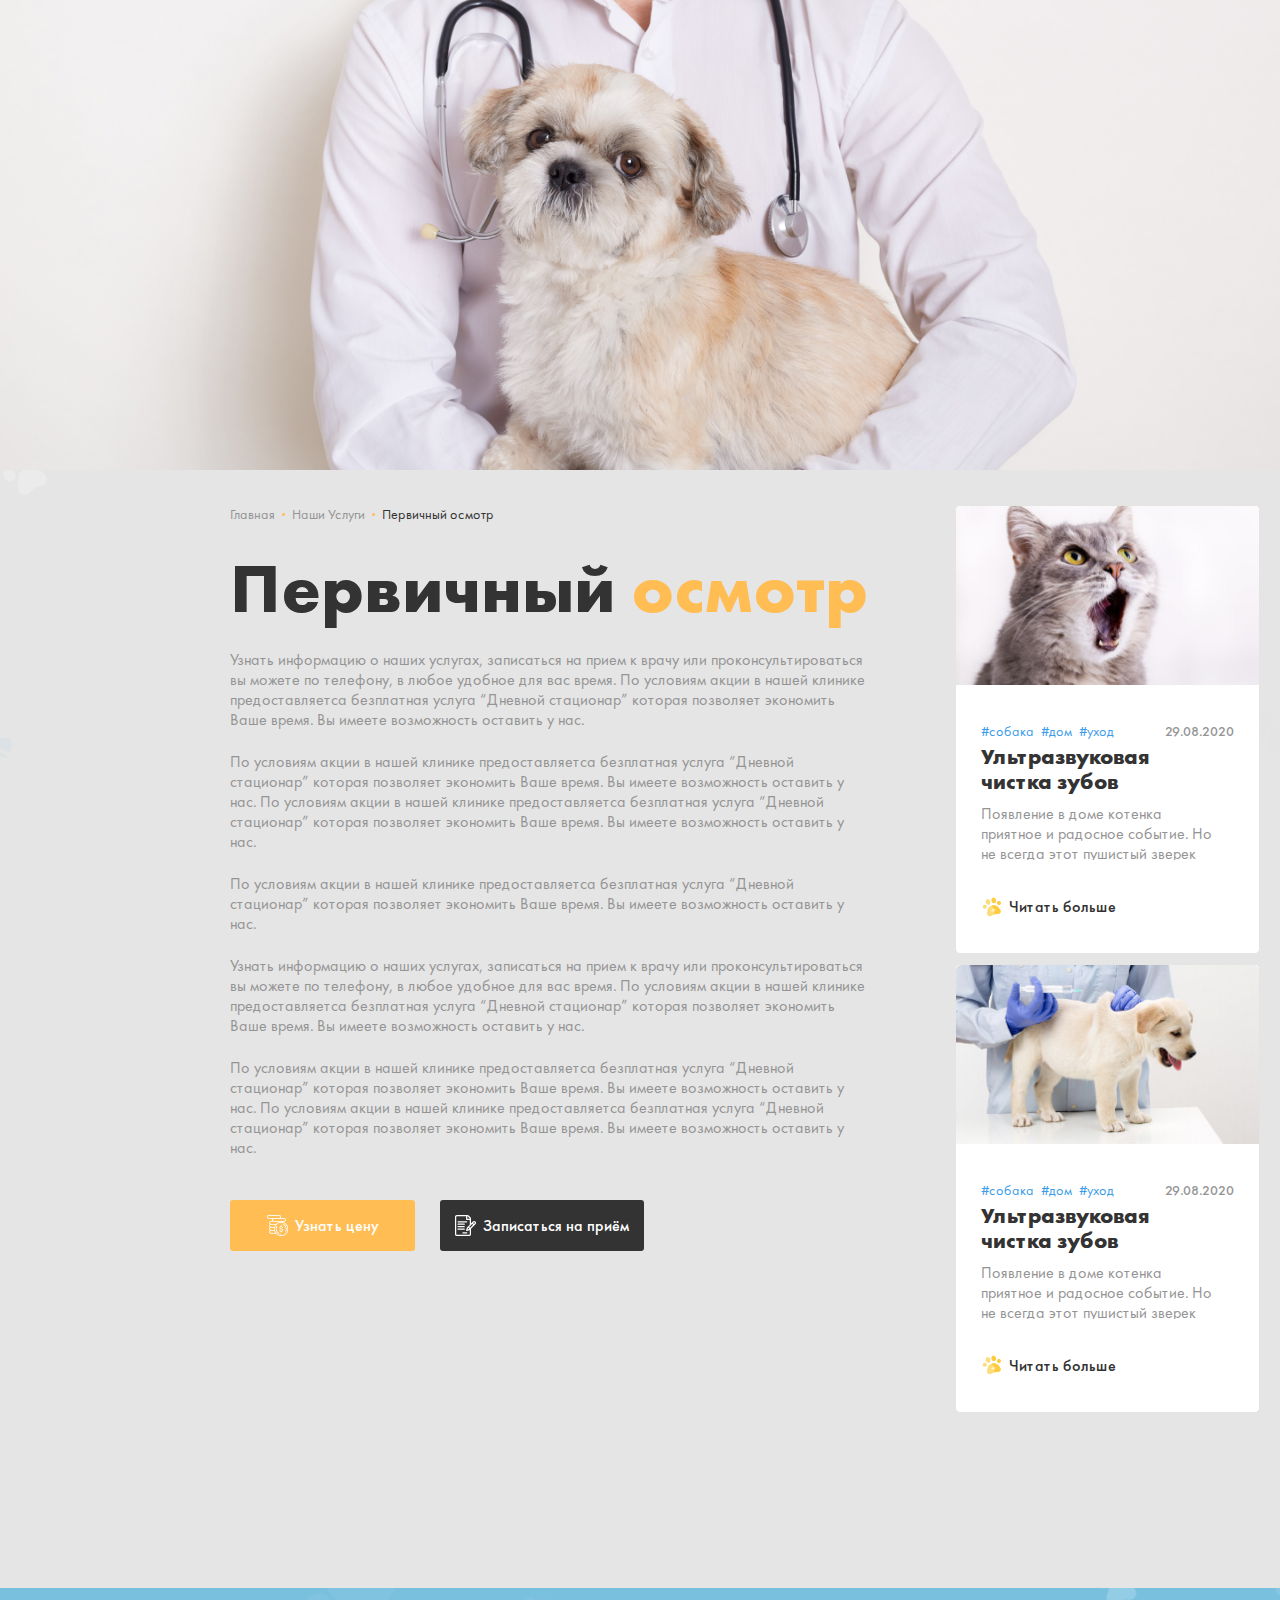
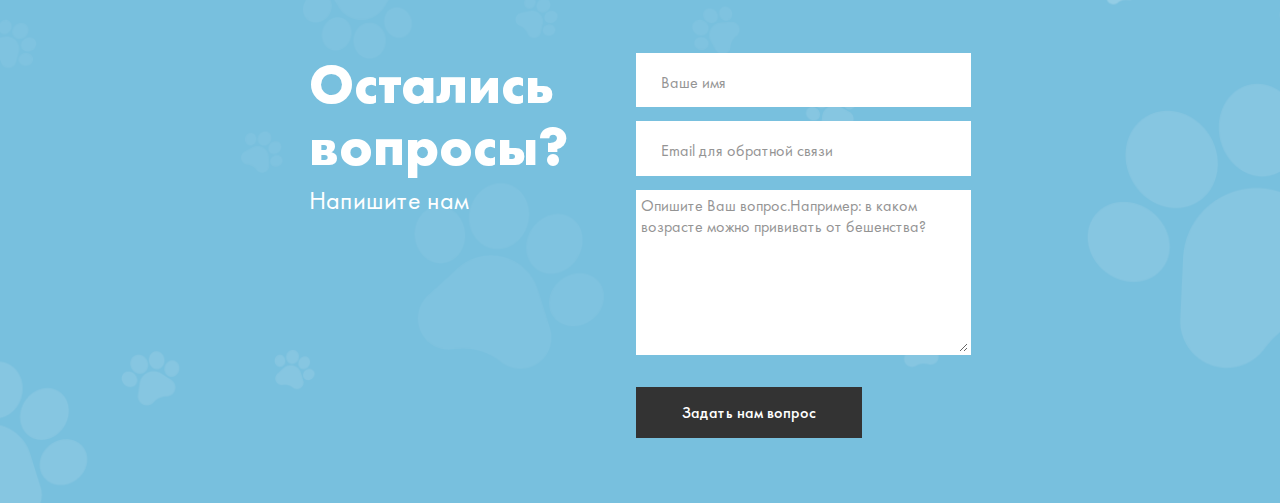
<file: open-service.html>
<!DOCTYPE html>
<html lang="en">

<head>
  <meta charset="UTF-8">
  <meta name="viewport" content="width=device-width, initial-scale=1.0">
  <link rel="stylesheet" href="css/normalize.css">
  <link rel="stylesheet" href="css/styles.css">
  <title>Document</title>
</head>

<body>
  <!-- PAGE-CONTENT -->
  <main class="open-service__content">
    <img class="open-service__background" src="img/open-service.jpg"
      srcset="img/open-service.jpg 1x, img/open-service@2x.jpg 2x " alt="Doctor with the puppy on hand" width="1440"
      height="530">
    <section class="open-service__section">
      <div class="container">
        <article class="open-service__article">
          <nav class="open-service__nav">
            <a class="open-service__nav-link" href="index.html">Главная</a>
            <a class="open-service__nav-link" href="services.html">Наши Услуги</a>
            <a class="open-service__nav-link open-service__nav-link--active" href="open-service.html">Первичный
              осмотр</a>
          </nav>
          <h2 class="open-service__heading">Первичный <span class="heading--yellow">осмотр</span></h2>
          <p class="open-service__text">
            Узнать информацию о наших услугах, записаться на прием к врачу или проконсультироваться вы можете по
            телефону, в любое удобное для вас время. По условиям акции в нашей клинике предоставляетса безплатная услуга
            “Дневной стационар” которая позволяет экономить Ваше время. Вы имеете возможность оставить у нас.
          </p>
          <p class="open-service__text">
            По условиям акции в нашей клинике предоставляетса безплатная услуга “Дневной стационар” которая позволяет
            экономить Ваше время. Вы имеете возможность оставить у нас. По условиям акции в нашей клинике
            предоставляетса безплатная услуга “Дневной стационар” которая позволяет экономить Ваше время. Вы имеете
            возможность оставить у нас.
          </p>
          <p class="open-service__text">
            По условиям акции в нашей клинике предоставляетса безплатная услуга “Дневной стационар” которая позволяет
            экономить Ваше время. Вы имеете возможность оставить у нас.
          </p>
          <p class="open-service__text">
            Узнать информацию о наших услугах, записаться на прием к врачу или проконсультироваться вы можете по
            телефону, в любое удобное для вас время. По условиям акции в нашей клинике предоставляетса безплатная услуга
            “Дневной стационар” которая позволяет экономить Ваше время. Вы имеете возможность оставить у нас.
          </p>
          <p class="open-service__text">
            По условиям акции в нашей клинике предоставляетса безплатная услуга “Дневной стационар” которая позволяет
            экономить Ваше время. Вы имеете возможность оставить у нас. По условиям акции в нашей клинике
            предоставляетса безплатная услуга “Дневной стационар” которая позволяет экономить Ваше время. Вы имеете
            возможность оставить у нас.
          </p>
          <div class="open-service__links">
            <a class="link--price link--yellow" href="price.html">Узнать цену</a>
            <a class="link--registration link--regisration-icon" href="registration.html">Записаться на приём</a>
          </div>
        </article>
        <div class="more-articles">
          <article class="article">
            <img class="article__img" src="img/article1.jpg" alt="Image of pets" width="305" height="180">
            <div class="article__info">
              <div class="article__top-box">
                <span class="article__hashtags" height="#">#собака</span>
                <span class="article__hashtags" height="#">#дом</span>
                <span class="article__hashtags" height="#">#уход</span>
                <time class="article__time">29.08.2020</time>
              </div>
              <h3 class="article__heading">Ультразвуковая чистка зубов</h3>
              <p class="article__paragraph">
                Появление в доме котенка приятное и радосное событие. Но не всегда этот пушистый зверек берется от
                заводчиков, Бивают и ситуации когда животное находят на улице и дают ему теплый дом. И первым
                вопросом, который возникает у новых хозяев – как определить возраст котенка. Появление в доме
                котенка приятное и радосное событие.
              </p>
              <a class="article__link" href="#">Читать больше</a>
            </div>
          </article>
          <article class="article">
            <img class="article__img" src="img/article3.jpg" alt="Image of pets" width="305" height="180">
            <div class="article__info">
              <div class="article__top-box">
                <a class="article__hashtags" href="#">#собака</a>
                <a class="article__hashtags" href="#">#дом</a>
                <a class="article__hashtags" href="#">#уход</a>
                <time class="article__time">29.08.2020</time>
              </div>
              <h3 class="article__heading">Ультразвуковая чистка зубов</h3>
              <p class="article__paragraph">
                Появление в доме котенка приятное и радосное событие. Но не всегда этот пушистый зверек берется от
                заводчиков, Бивают и ситуации когда животное находят на улице и дают ему теплый дом. И первым
                вопросом, который возникает у новых хозяев – как определить возраст котенка. Появление в доме
                котенка приятное и радосное событие.
              </p>
              <a class="article__link" href="#">Читать больше</a>
            </div>
          </article>
        </div>
      </div>
    </section>
    <!-- REGISTRATION SECTION -->
    <section class="registration__section">
      <div class="container">
        <form action="https://echo.htmlacademy.ru" class="registration__form" method="GET">
          <div class="registration__content">
            <div class="registration__left">
              <h2 class="registration__heading">Остались вопросы?</h2>
              <p class="registration__text">
                Напишите нам
              </p>
            </div>
            <div class="registration__right">
              <label class="label__wrapper registration__label">
                <input class="registration__input" type="text" name="user_name" placeholder="Ваше имя"
                  spellcheck="false" required>
              </label>
              <label class="label__wrapper registration__label">
                <input class="registration__input" type="email" name="user_email" placeholder="Email для обратной связи"
                  pattern="^([a-z0-9_\.-]+)@([\da-z\.-]+)\.([a-z\.]{2,6})$" spellcheck="false" required>
              </label>
              <textarea class="registration__textarea" name="question" minlength="2" cols="30" rows="10">Опишите Ваш вопрос.Например: в каком возрасте можно прививать от бешенства?
                 </textarea>
              <button class="link--black registration__button" type="submit">Задать нам вопрос</button>
            </div>
          </div>
        </form>
      </div>
    </section>
  </main>
</body>

</html>
</file>
<file: css/styles.css>
@font-face {
  font-family: "Futura PT";
  src: url("../fonts/FuturaPT-Book.woff2") format("woff2"), url("../fonts/FuturaPT-Book.woff") format("woff");
  font-weight: normal;
  font-style: normal;
  font-display: swap;
}

@font-face {
  font-family: "Futura PT";
  src: url("../fonts/FuturaPT-Bold.woff2") format("woff2"), url("../fonts/FuturaPT-Bold.woff") format("woff");
  font-weight: bold;
  font-style: normal;
  font-display: swap;
}

@font-face {
  font-family: "Futura PT";
  src: url("../fonts/FuturaPT-Light.woff2") format("woff2"), url("../fonts/FuturaPT-Light.woff") format("woff");
  font-weight: 300;
  font-style: normal;
  font-display: swap;
}

@font-face {
  font-family: "Futura PT";
  src: url("../fonts/FuturaPT-Medium.woff2") format("woff2"), url("../fonts/FuturaPT-Medium.woff") format("woff");
  font-weight: 500;
  font-style: normal;
  font-display: swap;
}

html {
  height: 100%;
  box-sizing: border-box;
}

*,
*::before,
*::after {
  box-sizing: inherit;
  scroll-behavior: smooth;
}

.visually-hidden {
  position: absolute;
  width: 1px;
  height: 1px;
  margin: -1px;
  border: 0;
  padding: 0;
  clip: rect(0 0 0 0);
  overflow: hidden;
}

body {
  height: 100%;
  display: flex;
  flex-direction: column;
  margin: 0;
  padding: 0;
  font-weight: normal;
  font-style: normal;
  font-family: "Futura PT", "Arial", "sans-serif";
  font-size: 16px;
  line-height: 1.5;
  color: #333333;
  background: #E5E5E5;
  background-image: url("../img/bg.png");
  background-repeat: repeat;
  background-position: center center;
  background-attachment: fixed;
}

main {
  flex-grow: 1;
}

img {
  max-width: 100%;
  height: auto;
}

.container {
  max-width: 1350px;
  margin: 0 auto;
  padding: 0 20px;
}

.site-header {
  background-color: #F9F8F8;
}

.header-top-list {
  max-width: 1120px;
  display: flex;
  align-items: center;
  justify-content: space-between;
  flex-wrap: wrap;
  margin: 0;
  margin-left: auto;
  padding: 10px 0;
  list-style-type: none;
}

.header-top-items {
  display: flex;
  align-items: center;
}

.header-top-links {
  display: flex;
  align-items: center;
  text-decoration: none;
  font-size: 14px;
  line-height: 18px;
  color: #333333;
  cursor: pointer;
}

.header-top-links:hover {
  color: #FFBD54;
}

.header-top-links:active {
  opacity: 0.5;
}

.header-top-address {
  font-style: normal;
  font-weight: 500;
  white-space: nowrap;
}

.header-top-address:before {
  display: inline-block;
  width: 13px;
  height: 13px;
  margin-right: 9px;
  background-image: url("../img/home-icon.png");
  background-position: center center;
  background-repeat: no-repeat;
  background-size: contain;
  content: "";
}

.header-top-tel {
  white-space: nowrap;
}

.header-top-tel:not(:last-child) {
  margin-right: 10px;
}

.header-top-tel::before {
  display: inline-block;
  margin-right: 9px;
  content: "";
}

.header-top-tel:nth-child(1)::before {
  width: 13px;
  height: 13px;
  background-image: url("../img/tel-icon.png");
  background-position: center center;
  background-repeat: no-repeat;
  background-size: contain;
}

.header-top-tel:nth-child(2)::before,
.header-top-tel:nth-child(3)::before {
  width: 4px;
  height: 4px;
  background-color: #FFBD54;
  border-radius: 50%;
}


.header-top-time {
  margin-right: 17px;
  white-space: nowrap;
}

.header-top-time:nth-child(1)::before {
  display: inline-block;
  width: 14px;
  height: 14px;
  margin-right: 9px;
  background-image: url("../img/schedule.png");
  background-position: center center;
  background-repeat: no-repeat;
  background-size: contain;
  content: "";
}

/* HEDER-MAIN */

.header-main {
  background-color: #fff;
}

.header-main-container {
  position: relative;
  z-index: 1;
  display: flex;
  flex-wrap: wrap;
  justify-content: center;
  align-items: center;
  padding-left: 180px;
}

.site-logo-link {
  position: absolute;
  z-index: 1;
  top: 50%;
  left: 0;
  transform: translateY(-50%);
  display: inline-block;
}

.site-logo-link:hover {
  opacity: 0.8;
}

.site-logo-link:active {
  opacity: 0.5;
}

.site-nav {
  margin: 0 auto;
  padding: 0;
}

.nav-list {
  max-width: 776px;
  display: flex;
  align-items: center;
  flex-wrap: wrap;
  margin: 0 auto;
  padding: 0;
  list-style-type: none;
}

.nav-list-item {
  flex-shrink: 0;
}

.nav-list-link {
  display: inline-block;
  padding: 20px 27px;
  text-decoration: none;
  font-weight: 500;
  font-size: 16px;
  line-height: 21px;
  color: #333333;
}

.nav-list-link:hover {
  background: #FFBD54;
}

.nav-list-link:active {
  background: rgba(255, 189, 84, 0.5);
}

.active-nav-list-link {
  display: flex;
  align-items: center;
}

.active-nav-list-link::before {
  display: inline-block;
  width: 20px;
  height: 20px;
  margin-right: 12px;
  background-image: url("../img/active-navlink.svg");
  background-position: center center;
  background-repeat: no-repeat;
  background-size: contain;
  content: "";
}

.header-ask-link-box {
  width: 180px;
}

.header-ask-question-link {
  display: flex;
  align-items: center;
  padding: 20px 27px;
  text-decoration: none;
  font-weight: 500;
  white-space: nowrap;
  font-size: 16px;
  line-height: 21px;
  color: #333333;
}

.header-ask-question-link:hover {
  background: #333333;
  color: #fff;
}

.header-ask-question-link:active {
  opacity: 0.5;
  color: #fff;
}

.header-ask-question-link::before {
  display: inline-block;
  width: 23px;
  height: 21px;
  margin-right: 5px;
  background-image: url("../img/dog-hand-icom.svg");
  background-position: center center;
  background-repeat: no-repeat;
  background-size: contain;
  content: "";
}

/* ===== PAGE-CONTENT ===== */

.black-link {
  display: inline-block;
  padding: 15px 48px;
  text-decoration: none;
  font-weight: 500;
  font-size: 16px;
  line-height: 21px;
  color: #FFFFFF;
  background: #333333;
  border-radius: 3px;
}

.black-link:hover {
  background: #FFBD54;
  color: #333333;
}

.black-link:active {
  opacity: 0.5;
}

.yellow-link {
  display: inline-block;
  padding: 15px 48px;
  text-decoration: none;
  font-weight: 500;
  font-size: 16px;
  line-height: 21px;
  color: #FFFFFF;
  background: #FFBD54;
  border-radius: 3px;
}

.yellow-link:hover {
  background: #333333;
  color: #fff;
}

.yellow-link:active {
  opacity: 0.5;
}

.hero {
  background-image: url("../img/hero-bg-left.png"), url("../img/hero-bg-right.png");
  background-repeat: no-repeat;
  background-position: left calc(50% - 535px) top -100px, right calc(50% - 700px) bottom -35px;
}

.hero-container {
  padding-top: 153px;
  padding-bottom: 311px;
}

.hero-right-wrapper {
  max-width: 608px;
  margin-left: auto;
}

.hero-heading {
  margin-top: 0;
  margin-bottom: 29px;
  font-weight: bold;
  font-size: 70px;
  line-height: 64px;
}

.blue-heading {
  display: inline-block;
  color: #78C0DE;
}

.hero-text {
  margin-top: 0;
  margin-bottom: 38px;
  font-size: 16px;
  line-height: 21px;
  color: #949494;
}

/* QUOTE */

.quote-section {
  margin-bottom: 191px;
}

.quote-row {
  width: 140px;
  height: 1px;
  background: #DBDBDB;
  border: none;
}

.quote {
  display: block;
  padding: 0;
  padding-top: 43px;
  margin: 0;
}

.quote-text::before,
.quote-text::after {
  position: absolute;
  z-index: 1;
  width: 142px;
  height: 128px;
  background-size: 55px auto;
  background-position: center center;
  background-repeat: no-repeat;
  content: "";
}

.quote-text::before {
  position: absolute;
  z-index: 1;
  top: -70px;
  left: -15%;
  background-image: url("../img/left-quote.svg");
}

.quote-text::after {
  position: absolute;
  z-index: 1;
  bottom: -70px;
  right: -15%;
  background-image: url("../img/right-quote.svg");
}

.quote-text {
  position: relative;
  z-index: 1;
  max-width: 753px;
  margin: 0 auto;
  margin-bottom: 35px;
  font-size: 20px;
  line-height: 26px;
  text-align: center;
  color: #949494;
}

.quote-author {
  width: 357px;
  margin: 0 auto;
  margin-top: 35px;
  font-weight: 500;
  font-size: 20px;
  line-height: 26px;
}

/* SERVICES-SECTION */

.services-section {
  margin-bottom: 235px;
}

.services-heading {
  text-align: center;
  margin-top: 0;
  margin-bottom: 80px;
  font-weight: bold;
  font-size: 48px;
  line-height: 20px;
}

.slider-wrapper {
  position: relative;
  z-index: 1;
  width: 1223px;
  margin: 0 auto;
}

.slider-track {
  width: 100%;
  display: flex;
  padding: 0;
  margin: 0 auto;
  list-style-type: none;
  overflow: hidden;
}

.slide {
  width: 193px;
  min-height: 200px;
  flex-shrink: 0;
  margin-right: 13px;
  margin-bottom: 14px;
}

.active-slide {
  height: 227px;
  margin-bottom: 0;
}

.slide-link {
  height: 100%;
  display: block;
  text-align: center;
  text-decoration: none;
  padding: 30px 35px;
  background: #FFFFFF;
  border-radius: 5px 5px 0px 0px;
}

.slide-link:hover .slide-text {
  color: #FFBD54;
}

.slide-link:active {
  opacity: 0.5;
}

.slide-link::before {
  width: 80px;
  height: 80px;
  display: inline-block;
  margin-bottom: 22px;
  background-repeat: no-repeat;
  background-size: contain;
  background-position: center center;
  content: "";
}

.slide-link-1::before {
  background-image: url("../img/doctor.svg");
}

.slide-link-2::before {
  background-image: url("../img/slider2.svg");
}

.slide-link-3::before {
  background-image: url("../img/slider3.svg");
}

.slide-link-4::before {
  background-image: url("../img/slider4.svg");
}

.slide-link-5::before {
  background-image: url("../img/slider5.svg");
}

.slide-link-6::before {
  background-image: url("../img/slider6.svg");
}

.slide-link-7::before {
  background-image: url("../img/slider7.svg");
}

.slide-link-8::before {
  background-image: url("../img/slider8.svg");
}

.slide-link-9::before {
  background-image: url("../img/slider9.svg");
}

.slide-link-10::before {
  background-image: url("../img/slider10.svg");
}

.slide-link-11::before {
  background-image: url("../img/slider11.svg");
}

.slide-link-12::before {
  background-image: url("../img/slider12.svg");
}

.slide-text {
  margin: 0;
  font-weight: 500;
  font-size: 18px;
  line-height: 22px;
  color: #333333;
}

.slider-control {
  width: 45px;
  height: 45px;
  position: absolute;
  z-index: 5;
  top: 50%;
  outline: 0;
  background: #E5E5E5;
  border: none;
}

.slider-control:hover {
  background-color: #fff;
}

.slider-control:active {
  opacity: 0.8;
}

.slider-control:focus {
  box-shadow: 0 0 2px #000;
}

.slider-control-prev {
  left: 0;
  transform: translate(-170%, -50%)
}

.slider-control-next {
  right: 0;
  transform: translate(170%, -50%)
}

/* ACTIVE-SLIDE-INFO */

.active-slide-info {
  width: 1223px;
  display: flex;
  align-items: center;
  margin: 0 auto;
  padding: 41px 35px;
  background-color: #fff;
}

.active-slide-text {
  width: 492px;
  margin-left: 67px;
}

.active-slide-heading {
  margin-top: 0;
  margin-bottom: 18px;
  font-weight: 500;
  font-size: 36px;
  line-height: 20px;
}

.active-slide-paragraph {
  margin-top: 0;
  margin-bottom: 9px;
  font-size: 16px;
  line-height: 20px;
  color: #949494;
}

.active-slide-paragraph:last-of-type {
  margin-bottom: 34px;
}

.active-slide-price-link {
  width: 180px;
  margin-right: 21px;
  text-align: center;
  white-space: nowrap;
  overflow: hidden;
  text-overflow: ellipsis;
}

.active-slide-ragister-link {
  width: 250px;
  white-space: nowrap;
  overflow: hidden;
  text-overflow: ellipsis;
}

/* SECTION GET-NOTIFIED */

.get-notified {
  background-image: url("../img/notified-back.png");
  background-position: center center;
  background-repeat: no-repeat;
  background-size: cover;
}

.get-notified-container {
  position: relative;
  z-index: 1;
  padding: 90px 20px;

}

.get-notified-container::after {
  position: absolute;
  z-index: 1;
  top: 0;
  right: 0;
  transform: translateY(-26%);
  width: 613px;
  height: 481px;
  background-image: url("../img/puppy.png");
  background-position: right center;
  background-repeat: no-repeat;
  background-size: cover;
  content: "";
}

.get-notified-heading {
  margin-top: 0;
  margin-bottom: 32px;
  margin-left: 180px;
  font-weight: bold;
  font-size: 48px;
  line-height: 20px;
  color: #FFFFFF;
}

.get-notified-form {
  display: flex;
  align-items: center;
  margin-left: 180px;
}

.input-email {
  width: 335px;
  margin-right: 21px;
  padding-top: 18px;
  padding-bottom: 12px;
  padding-right: 22px;
  padding-left: 22px;
  background: #FFFFFF;
  border: 2px solid transparent;
  outline: 0;
  border-radius: 5px;
}

.input-email:not(:placeholder-shown):invalid {
  border-color: #D81D04;
}

.input-email:valid {
  border-color: #00B031;
}

.input-email::placeholder {
  display: block;
  font-size: 16px;
  line-height: 20px;
  color: #949494;
}

.get-notified-link {
  border: none;
}

/* ARTICLES-SECTION */

.articles__section .container {
  padding-top: 150px;
  padding-bottom: 150px;
}

.articles__heading {
  width: 400px;
  margin-top: 0;
  margin-right: auto;
  margin-left: auto;
  margin-bottom: 80px;

  text-align: center;
  font-weight: bold;
  font-size: 48px;
  line-height: 20px;
}

.articles__list {
  display: flex;
  flex-wrap: wrap;
  justify-content: space-between;
  margin: 0;
  padding: 0;
  list-style-type: none;
}

.article {
  display: flex;
  flex-direction: column;
  width: 305px;
  flex-shrink: 0;
  background-color: #fff;
  border: 1px solid #E4E4E2;
  border-radius: 5px;
  overflow: hidden;
}

.article+.article {
  margin-left: 24px;
}

.article__img {
  display: block;
  object-fit: cover;
}

.article__info {
  flex-grow: 1;
  display: flex;
  flex-direction: column;
  padding: 35px 25px;
  padding-bottom: 35px;
}

.article__top-box {
  display: flex;
  align-items: center;
  margin-bottom: 2px;
}

.article__hashtags {
  display: inline-block;
  text-decoration: none;
  font-size: 14px;
  line-height: 22px;
  color: #3D9CEA;
}

.article__hashtags:last-of-type {
  margin-right: 10px;
}

.article__hashtags+.article__hashtags {
  margin-left: 7px;
}

.article__time {
  display: inline-block;
  margin-left: auto;
  font-weight: 500;
  font-size: 14px;
  line-height: 18px;
  color: #949494;
}

.article__heading {
  width: 193px;
  margin-top: 0;
  margin-bottom: 10px;
  font-weight: bold;
  font-size: 22px;
  line-height: 25px;
}

.article__paragraph {
  width: 244px;
  height: 56px;
  flex-grow: 1;
  overflow: hidden;
  text-overflow: ellipsis;
  margin-top: 0;
  margin-bottom: 35px;
  font-size: 16px;
  line-height: 20px;
  color: #949494;
}

.article__link {
  display: flex;
  align-items: center;
  font-weight: 500;
  text-decoration: none;
  font-size: 16px;
  line-height: 21px;
  margin-top: auto;
  margin-bottom: 0;
  color: #333333;
}

.article__link:hover {
  color: #FFBD54;
}

.article__link::before {
  width: 23px;
  height: 23px;
  margin-right: 5px;
  background-image: url("../img/dog-hand-icom.svg");
  background-position: center center;
  background-size: contain;
  background-repeat: no-repeat;
  content: "";
}

/* ACTIVE ARTICLE */
.active-article {
  width: 640px;
  display: flex;
  flex-direction: row;
}

.active-article .article__img {
  height: 100%;
  display: block;
  object-fit: cover;
}

.active-article .article__info {
  display: flex;
  flex-direction: column;
  padding-bottom: 35px;

}

.active-article .article__top-box {
  margin-bottom: 29px;
}

.active-article .article__paragraph {
  width: 270px;
  height: auto;
  overflow: none;
  text-overflow: none;
}

/* ASK-QUESTION */

.ask-question-section {
  margin-bottom: 247px;
}

.ask-qurstion-container {
  display: flex;
}

.map-link {
  display: block;
}

.map {
  width: auto;
  height: 100%
}

.ask-question-form {
  padding-top: 55px;
  padding-bottom: 70px;
  padding-left: 166px;
  padding-right: 450px;
  background-image: url("../img/feedback-img.png"), url("../img/feedback-back.png");
  background-position: center center;
  background-size: contain, cover;
  background-repeat: no-repeat;
}

.ask-question-content {
  width: 375px;
}

.ask-question-heading {
  margin-top: 0;
  margin-bottom: 14px;
  font-weight: bold;
  font-size: 48px;
  line-height: 62px;
  color: #FFFFFF;
}

.ask-question-text {
  margin-top: 0;
  margin-bottom: 29px;
  font-size: 16px;
  line-height: 20px;
  color: #949494;
}

.input {
  width: 100%;
  margin-bottom: 14px;
  padding-top: 18px;
  padding-bottom: 12px;
  padding-right: 22px;
  padding-left: 22px;
  background: #FFFFFF;
  border: 2px solid transparent;
  outline: 0;
}

.input:not(:placeholder-shown):invalid {
  border-color: #D81D04;
}

.input:valid {
  border-color: #00B031;
}

.input::placeholder {
  font-size: 16px;
  line-height: 21px;
  color: #949494;
}

.question-area {
  max-width: 100%;
  max-height: 165px;
  min-width: 100%;
  min-height: 165px;
  margin-bottom: 30px;
  text-align: left;
  font-size: 16px;
  line-height: 21px;
  outline-color: #00B031;
  color: #949494;
}

.ask-question-but {
  border: none;
}

.ask-question-but:hover {
  background-color: #FFBD54;
  opacity: 0.9;
}

/*  ===== SITE-FOOTER ===== */

.site-footer {
  background: #F3F3F3;
}

.footer-container {
  padding-top: 61px;
  padding-bottom: 23px;
}

.footer-main {
  display: flex;
  margin-bottom: 28px;
}

.footer-left {
  display: flex;
}

.footer-right {
  display: flex;
}

.footer-logo-link {
  margin-right: 67px;
}

.footer-logo-link:hover {
  opacity: 0.8;
}

.footer-logo-link:active {
  opacity: 0.5;
}

.footer-list {
  margin-right: 87px;
}

.footer-list:nth-of-type(2) {
  margin-right: 127px;
}

.footer-list-links {
  display: block;
  padding: 9px;
  white-space: nowrap;
  text-decoration: none;
  font-weight: 500;
  font-size: 16px;
  line-height: 21px;
  color: #333333;
}

.footer-list-links:hover {
  background: #FFBD54;
}

.footer-list-links:active {
  background: rgba(255, 189, 84, 0.5);
}

.footer-time-links-box {
  position: relative;
  width: 152px;
  margin-right: 112px;
}

.footer-time-links {
  display: block;
  font-weight: 500;
  font-size: 14px;
  line-height: 18px;
  margin-bottom: 4px;
}

.footer-time-links:hover {
  color: #FFBD54;
}

.footer-time-links:nth-of-type(1)::before {
  position: absolute;
  top: 3px;
  right: 100%;
  display: inline-block;
  width: 13px;
  height: 13px;
  margin-right: 9px;
  background-image: url("../img/schedule.png");
  background-position: center center;
  background-repeat: no-repeat;
  background-size: contain;
  content: "";
}

.footer-top-address {
  position: relative;
  z-index: 1;
  width: 157px;
  margin-right: 87px;
  font-weight: 500;
  font-style: normal;
  font-size: 14px;
  line-height: 18px;
}

.footer-top-address:hover {
  color: #FFBD54;
}

.footer-top-address::before {
  position: absolute;
  top: 3px;
  right: 100%;
  display: inline-block;
  width: 13px;
  height: 13px;
  margin-right: 9px;
  background-image: url("../img/home-icon.png");
  background-position: center center;
  background-repeat: no-repeat;
  background-size: contain;
  content: "";
}

.footer-tel-links-box {
  position: relative;
  width: 107px;
  margin-left: auto;
}

.footer-tel-links {
  display: block;
  text-decoration: none;
  font-weight: 500;
  font-size: 14px;
  line-height: 18px;
  margin-bottom: 4px;
  color: #333333;
}

.footer-tel-links:hover {
  color: #FFBD54;
}

.footer-tel-links-box::before {
  position: absolute;
  top: 3px;
  right: 100%;
  display: inline-block;
  width: 13px;
  height: 13px;
  margin-right: 9px;
  background-image: url("../img/tel-icon.png");
  background-position: center center;
  background-repeat: no-repeat;
  background-size: contain;
  content: "";
}

.copyright {
  text-align: right;
}

/*  ===== SERVICES-HTML =====  */


.contacts__hero {
  background-image: url('../images/green-bird.png');
  background-repeat: no-repeat;
  background-position: calc(50% + 455px) center;
  background-size: 435px 435px;
}

.contacts__hero .container {
  padding-top: 110px;
  padding-bottom: 139px;
}

.contacts__hero .hero__info {
  max-width: 450px;
  margin-left: 112px;
}


.contacts__hero .hero__heading {
  font-family: 'Futura PT';
  margin-top: 0;
  margin-bottom: 21px;
  font-size: 70px;
  line-height: 1;
  color: #333333;
}


.contacts__hero .hero__text {
  font-style: normal;
  font-weight: normal;
  font-size: 16px;
  line-height: 20px;
  margin-top: 0;

  display: flex;
  align-items: center;

  color: #949494;
}

.services__list {
  max-width: 100%;
  display: flex;
  margin: 0;
  margin-left: -10px;
  margin-right: -10px;
  padding: 0;
  list-style-type: none;
  justify-content: center;
  flex-wrap: wrap;
}

.service {
  width: 305px;
  flex-shrink: 0;
  margin: 0 10px;
  margin-bottom: 37px;
  padding: 50px 22px 45px 50px;
  background-color: #fff;
  border-radius: 5px 5px 0 0;
  transition: filter ease 0.3s;
}

.service:nth-child(odd) {
  background-image: url('../images/service-bgi.png');
  background-repeat: no-repeat;
  background-position: right top;
}

.service:nth-child(even) {
  background-image: url('../images/even-pet-bgi.png');
  background-repeat: no-repeat;
  background-position: right top;
}

.service:hover {
  filter: drop-shadow(0px 4px 20px rgba(0, 0, 0, 0.2));
}



.service::before {
  width: 90px;
  height: 90px;
  content: '';
  display: inline-block;
  margin-bottom: 21px;
  background-repeat: no-repeat;
  background-position: center center;
  background-image: url('../img/doctor.svg');
}

.service:nth-child(2):before {
  background-image: url('../img/dog-with-girl.svg');
}

.service:nth-child(3):before {
  background-image: url('../img/dog.svg');
}

.service:nth-child(4):before {
  background-image: url('../img/dog-doging.svg');
}

.service:nth-child(5):before {
  background-image: url('../img/Laboratory.svg');
}

.service:nth-child(6):before {
  background-image: url('../img/two-dog.svg');
}

.service:nth-child(7):before {
  background-image: url('../img/uzi.svg');
}

.service:nth-child(8):before {
  background-image: url('../img/ukol.svg');
}

.service:nth-child(9):before {
  background-image: url('../img/passport.svg');
}

.service:nth-child(10)::before {
  background-image: url('../img/vaccine.svg');
}

.service:nth-child(11)::before {
  background-image: url('../img/stom.svg');
}

.service:nth-child(12)::before {
  background-image: url('../img/plus-chem.svg');
}

.service__name {
  font-style: normal;
  font-weight: 600;
  font-size: 30px;
  line-height: 34px;
  width: 100%;
  color: #333333;
  white-space: pre-wrap;
  margin-top: 0;
  margin-bottom: 14px;
  word-break: break-word;
}

.service__text {
  font-weight: normal;
  font-size: 16px;
  line-height: 20px;
  color: #949494;
  margin-top: 0;
  margin-bottom: 26px;
}

.service__link {
  display: inline-block;
  padding: 15px 30px;
  color: #fff;
  text-decoration: none;
  font-style: normal;
  font-weight: 450;
  font-size: 16px;
  line-height: 21px;
  text-align: center;
  transition: ease 0.5s background-color;
}

.service__link:hover.service__link:hover {
  background-color: #000;
}

.service:nth-child(odd) .service__link {
  background-color: #FFBD54;
}

.service:nth-child(even) .service__link {
  background-color: #78C0DE;
}



/*  ===== OPEN-SERVICE.HTML =====  */
.open-service__background {
  max-width: 100%;
  margin: 0 auto;
  display: block;
}

/* OPEN-SERVICE__SECTION */

.open-service__section .container {
  display: flex;
  justify-content: space-between;
  padding-top: 35px;
  padding-bottom: 175px;
  padding-left: 230px;
}

.open-service__article {
  max-width: 640px;
  margin-right: auto;
}

.open-service__nav {
  display: flex;
  align-items: center;
  margin-bottom: 33px;
}

.open-service__nav-link {
  display: inline-block;
  text-decoration: none;
  font-size: 14px;
  line-height: 18px;
  color: #949494;
}

.open-service__nav-link:hover {
  color: #333333;
}

.open-service__nav-link+.open-service__nav-link {
  display: inline-flex;
  align-items: center;
  margin-left: 7px;
}

.open-service__nav-link+.open-service__nav-link::before {
  min-width: 3px;
  height: 3px;
  display: block;
  margin-right: 7px;
  background-color: #FFBD54;
  border-radius: 50%;
  content: "";
}

.open-service__nav-link--active {
  color: #333333;
}

.open-service__heading {
  margin-top: 0;
  margin-bottom: 30px;
  font-size: 70px;
  line-height: 64px;
  color: #333333;
}

.heading--yellow {
  color: #FFBD54;
}

.open-service__text {
  margin-top: 0;
  margin-bottom: 22px;
  font-size: 16px;
  line-height: 20px;
  color: #949494;
}

.open-service__links {
  margin-top: 42px;
}

.open-service__links .link--price {
  margin-right: 21px;
}

/* LINK-PRICE */

.link--price {
  width: 185px;
  display: inline-flex;
  align-items: center;
  justify-content: center;
  padding: 15px;
  text-decoration: none;
  font-weight: 500;
  font-size: 16px;
  line-height: 21px;
  color: #FFFFFF;
  background-color: #FFBD54;
  border-radius: 3px;
  white-space: nowrap;
  overflow: hidden;
  text-overflow: ellipsis;
}

.link--price:hover {
  background-color: #333333;
}

.link--price::before {
  display: inline-block;
  width: 21px;
  height: 21px;
  margin-right: 7px;
  background-image: url("../img/icon-money-box.png");
  content: "";
}

/* LINK-REGISTRATION */

.link--registration {
  max-width: 250px;
  display: inline-flex;
  align-items: center;
  justify-content: center;
  padding: 15px;
  text-decoration: none;
  font-weight: 500;
  font-size: 16px;
  line-height: 21px;
  color: #FFFFFF;
  background-color: #333333;
  border-radius: 3px;
  white-space: nowrap;
  overflow: hidden;
  text-overflow: ellipsis;

}

.link--registration:hover {
  background-color: #FFBD54;
}

.link--regisration-icon::before {
  display: inline-block;
  width: 21px;
  height: 21px;
  margin-right: 7px;
  background-image: url("../img/icon-document.svg");
  content: "";
}

.more-articles .article {
  margin: 0 auto;
}

.more-articles .article:nth-child(1) {
  margin-bottom: 10px;
}

/* REGISTRATION SECTION */

.registration__section {
  background-image: url("../img/subscription-back.png");
  background-repeat: no-repeat;
  background-size: cover;
  background-position: center center;
}

.registration__section .container {
  position: relative;
  z-index: 1;
  padding: 65px;
}

.registration__section .container::after {
  position: absolute;
  z-index: 1;
  top: -36px;
  right: -200px;
  width: 811px;
  height: 636px;
  background-image: url("../img/puppy.png");
  background-position: right center;
  background-repeat: no-repeat;
  background-size: 811px 636px;
  content: "";
}

.registration__content {
  max-width: 662px;
  display: flex;
  flex-wrap: wrap;
  justify-content: space-between;
  margin-right: auto;
}

.registration__left {
  max-width: 276px;
}

.registration__heading {
  margin-top: 0;
  margin-bottom: 8px;
  font-size: 56px;
  line-height: 62px;
  color: #FFFFFF;
}

.registration__text {
  margin: 0;
  font-size: 26px;
  line-height: 30px;
  color: #FFFFFF;
}

.registration__right {
  width: 335px;
}

.registration__label {
  margin-bottom: 14px;
}

.label__wrapper {
  max-width: 335px;
  display: block;
}

.registration__input {
  width: 100%;
  padding-top: 18px;
  padding-bottom: 12px;
  padding-right: 22px;
  padding-left: 22px;
  background: #FFFFFF;
  border: 3px solid transparent;
  outline: 0;
}

.registration__textarea {
  max-width: 100%;
  max-height: 165px;
  min-width: 100%;
  min-height: 165px;
  margin-bottom: 25px;
  text-align: left;
  font-size: 16px;
  line-height: 21px;
  outline: 0;
  border: 3px solid transparent;
  color: #949494;
}

.registration__textarea:focus {
  border-color: #00B031;
}


.registration__input:not(:placeholder-shown):invalid {
  border-color: #D81D04;
}

.registration__input:valid {
  border-color: #00B031;
}

.registration__input::placeholder {
  font-size: 16px;
  line-height: 21px;
  color: #949494;
}

/* LINK BLACK */

.link--black {
  display: inline-block;
  width: 226px;
  text-align: center;
  padding: 15px;
  font-weight: 500;
  font-size: 16px;
  line-height: 21px;
  color: #FFFFFF;
  background-color: #333333;
  border: none;
}

.link--black:hover {
  background-color: #FFBD54;
}

@media only screen and (-webkit-min-device-pixel-ratio: 2),
only screen and (min--moz-device-pixel-ratio: 2),
only screen and (-o-min-device-pixel-ratio: 2/1),
only screen and (min-device-pixel-ratio: 2),
only screen and (min-resolution: 192dpi),
only screen and (min-resolution: 2dppx) {
  body {
    background-image: url("../img/bg.png");
  }

  .hero {
    background-image: url("../img/hero-back@2x.png");
  }

  .get-notified {
    background-image: url("../img/notified-back.png");
  }

  .get-notified-container::after {
    background-image: url("../img/puppy@2x.png");
  }

  .ask-question-form {
    background-image: url("../img/feedback-img@2x.png"), url("../img/feedback-back@2x.png");
  }

  .header-top-address:before,
  .footer-top-address::before {
    background-image: url("../img/home-icon@2x.png");
  }

  .header-top-tel:nth-child(1)::before,
  .footer-tel-links-box::before {
    background-image: url("../img/tel-icon@2x.png");
  }

  .header-top-items:nth-child(3)::before,
  .footer-time-links:nth-of-type(1)::before {
    background-image: url("../img/schedule@2x.png");
  }
}

/* RESPONSIVE-VERSION */

@media (max-width:1500px) {
  .registration__form {
    margin: 0;
  }

  .registration__content {
    margin: 0 auto;
  }

  .registration__section .container::after {
    display: none;
  }
}

@media (max-width: 1370px) {
  .slider-wrapper {
    width: 1022px;
  }

  .slider-track {
    margin: 0 auto;
  }

  .active-slide-info {
    width: 1022px;
  }

  .slider-control-prev {
    left: 0;
    transform: translate(-115%, -50%)
  }

  .slider-control-next {
    right: 0;
    transform: translate(115%, -50%)
  }

  .active-slide-price-link {
    width: 180px;
    display: block;
    margin: 0;
    margin-bottom: 16px;
  }

  .active-slide-ragister-link {
    width: 200px;
  }



  /* ARTICLES-SECTION */

  .articles__list {
    display: flex;
    flex-wrap: wrap;
    justify-content: space-evenly;
    margin: 0;
    padding: 0;
    list-style-type: none;
  }

  .articles__heading {
    margin-bottom: 110px;
  }

  .articles__list {
    display: flex;
    flex-wrap: wrap;
    justify-content: space-around;
    margin: 0;
    padding: 0;
    list-style-type: none;
  }

  .article__info {
    flex-grow: 1;
  }

  .article__paragraph {
    flex-grow: 1;
  }

  .article__link {
    margin-top: auto;
  }

  /* ACTIVE ARTICLE */
  .active-article {
    display: flex;
    flex-direction: column;
    width: 305px;
    flex-shrink: 0;
    border: 1px solid #E4E4E2;
    border-radius: 5px;
    overflow: hidden;
    transform: scale(1.1);
  }

  .active-article .article__img {
    height: 250px;
    display: block;
    object-fit: cover;
    object-position: center bottom;
  }

  .active-article .article__info {
    flex-grow: 1;
    display: flex;
    flex-direction: column;
    padding: 35px 25px;
    padding-bottom: 35px;
  }

  .active-article .article__top-box {
    display: flex;
    align-items: center;
    margin-bottom: 2px;
  }

  .active-article .article__paragraph {
    width: 244px;
    overflow: hidden;
    text-overflow: ellipsis;
    margin-top: 0;
    margin-bottom: 35px;
    font-size: 16px;
    line-height: 20px;
    color: #949494;
  }

  .ask-question-form {
    padding-top: 55px;
    padding-bottom: 70px;
    padding-left: 84.5px;
    padding-right: 310px;
  }

  .footer-main {
    flex-wrap: wrap;
    justify-content: center;
  }

  .footer-left {
    width: 100%;
    justify-content: space-around;
    margin-bottom: 50px;
  }

  .footer-right {
    width: 100%;
    justify-content: space-around;
  }

  .footer-tel-links-box {
    margin-left: 0;
  }
}

@media (max-width: 1230px) {
  .header-main-container {
    padding-left: 0;
  }

  .site-logo-link {
    position: static;
    transform: translateY(0);
    display: inline-block;
  }

  .logo-img {
    display: block;
    min-width: 178px;
    max-height: 61px;
  }

  .hero-right-wrapper {
    max-width: 500px;
  }

  .hero-heading {
    font-size: 55px;
  }

  .hero {
    background-position: left calc(50% - 361px) top -85px, right calc(50% - 550px) bottom 0px;
    background-size: 670px 590px, 354px 389px;
  }

  /* OPEN-SERVICE.HTML */
  .open-service__section .container {
    padding-left: 20px;
  }
}






@media (max-width: 1150px) {
  .header-top-list {
    display: flex;
    flex-direction: column;
    max-width: 400px;
    margin: 0 auto;

  }

  .header-top-items {
    display: flex;
    flex-wrap: wrap;
    width: 100%;
  }

  .header-top-address {
    display: block;
    margin: 0;
    margin-bottom: 16px;
  }

  .header-top-tel {
    display: block;
    margin: 0;
    margin-bottom: 16px;
  }

  .header-top-time {
    display: block;
    margin: 0
  }

  .header-top-time+.header-top-time {
    margin-left: 10px;
  }

  .slider-wrapper {
    width: 820px;
  }

  .active-slide-info {
    width: 820px;
  }
}

@media (max-width: 1050px) {
  .hero {
    background-image: none;
  }

  .hero-container {
    padding-bottom: 100px;
  }

  .hero-right-wrapper {
    max-width: 608px;
    margin: 0 auto;
  }

  .articles__list {
    display: block;
  }

  .article {
    width: 85%;
    flex-direction: row;
    margin: 0 auto;
  }

  .article+.article {
    margin: 0 auto;
    margin-top: 20px;
  }

  .article__img {
    width: 100%;
    height: auto;
    display: block;
  }

  .article__info {
    width: 100%;
  }

  .article__paragraph {
    width: 100%;
  }

  .active-article {
    transform: scale(1);
  }

  .active-article .article__img {
    width: 100%;
    height: auto;
    display: block;
    object-fit: cover;
    object-position: center bottom;
  }

  .active-article .article__paragraph {
    width: 100%;
  }

  /* OPEN-SERVICE.HTML */
  .open-service__section .container {
    flex-direction: column;
  }

  .open-service__article {
    margin: 0 auto;
    margin-bottom: 100px;
  }
}


@media (max-width: 780px) {

  .hero-heading {
    font-size: 40px;
    line-height: 40px;
  }

  .article {
    width: 70%;
    display: flex;
    flex-direction: column;
  }

  .article+.article {
    margin: 0 auto;
    margin-top: 70px;
  }

  .article__img {
    width: 100%;
    display: block;

  }

  .active-article {
    z-index: 1;
    transform: scale(1.1);
  }

  .active-article .article__img {
    max-height: 400px;
    height: auto;
    display: block;
    object-fit: cover;
    object-position: center bottom;
  }

  /* OPEN-SERVICE.HTML */
  .open-service__heading {
    font-size: 45px;
  }

  .open-service__links .link--price {
    display: flex;
    margin: 0;
    margin-bottom: 20px;
  }

  .registration__left {
    margin: 0 auto;
    margin-bottom: 50px;
  }

  .registration__right {
    margin: 0 auto;
  }

  .contacts__hero .hero__info {
    margin: 0 auto;
  }

  .contacts__hero .hero__heading {
    font-size: 45px;
  }
}


@media (max-width: 500px) {

  .article__hashtags {
    display: none;
  }

  .articles__heading {
    width: 260px;
    font-size: 32px;
    margin-bottom: 50px;
  }

  .article {
    width: 80%;
  }

  .article__img {
    display: block;
    object-fit: cover;
  }

  .active-article .article__img {
    max-height: 280px;
  }

  .header-top-items {
    flex-direction: column;
  }

  .header-top-tel.header-top-tel {
    margin-right: 0;
  }

  .header-top-items:nth-child(3) {
    flex-direction: row;
    flex-wrap: nowrap;
    max-width: 270px;
    margin: 0 auto;
  }

  /* OPEN-SERVICE.HTML */
  .open-service__heading {
    font-size: 32px;
    line-height: 1;
  }

  .open-service__text {
    font-size: 15px;
    line-height: 1;
    margin-bottom: 10px;
  }

  .registration__heading {
    width: 100%;
    font-size: 32px;
    line-height: 1;
  }

  .registration__right {
    width: 350px;
  }

  .service {
    max-width: 250px;
    margin-left: auto;
    margin-right: auto;
  }

}
</file>
